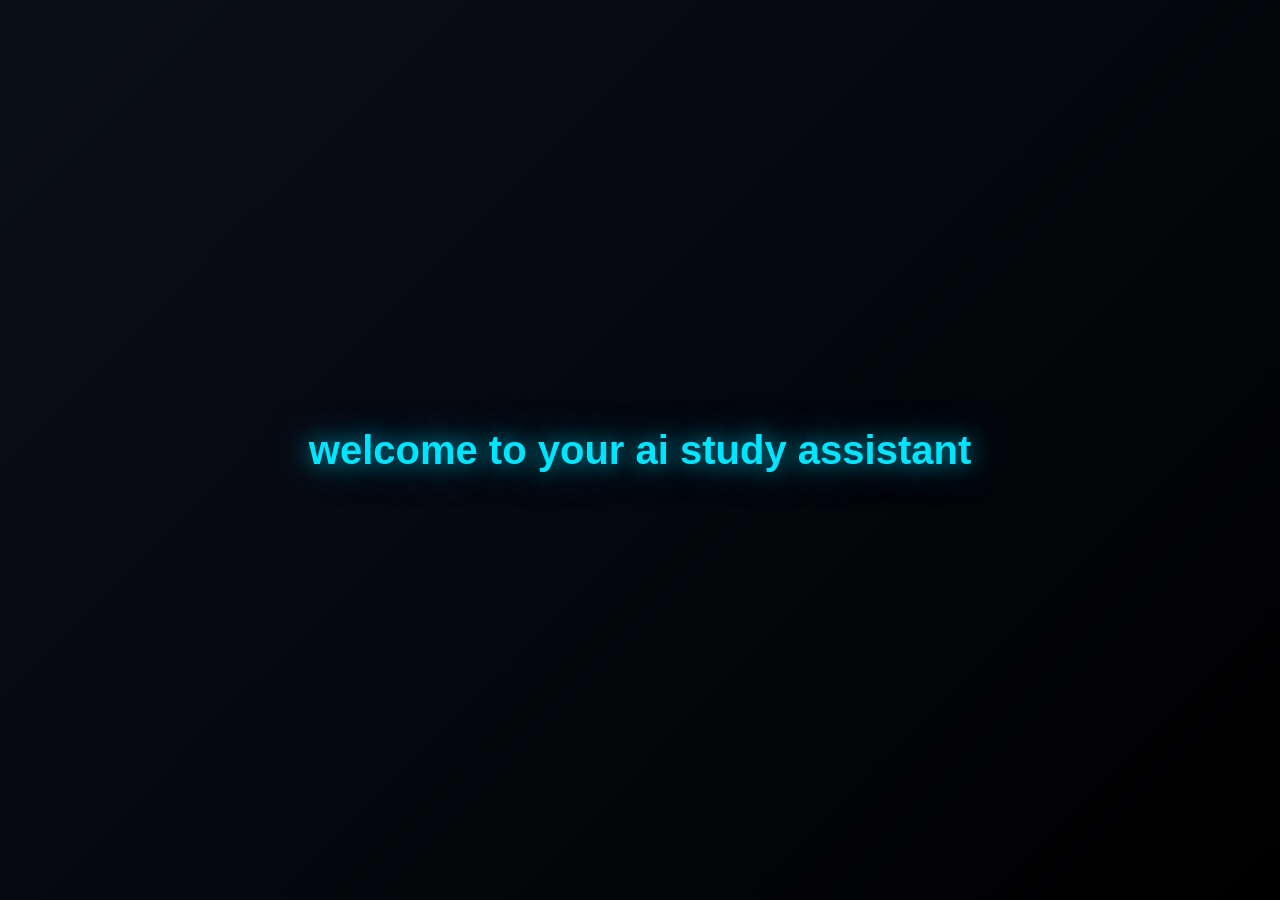
<file: frontend/index.html>
<!doctype html>
<html lang="en">
<head>
<meta charset="utf-8">
<title>AI Study Assistant - Login</title>
<link rel="stylesheet" href="styles.css">
</head>
<body class="auth-page">
<!-- Welcome Animation Overlay -->
<div class="welcome-overlay" id="welcome-overlay">
  <div class="welcome-text" id="welcome-text">welcome to your ai study assistant</div>
</div>

<nav class="navbar">
  <div class="logo">Neural Flow</div>
  <a href="register.html">Register</a>
</nav>

<div class="auth-shell">
  <section class="auth-hero">
    <p class="auth-kicker">Core System Access</p>
    <h1>The future of knowledge synthesis.</h1>
    <p class="section-intro">Initialize your study environment with integrated AI context and dynamic information mapping.</p>
    <div style="margin-top: 2rem; display: flex; flex-direction: column; gap: 1rem;">
       <div style="display: flex; align-items: center; gap: 1rem; color: var(--primary);">
         <span>⚡</span> <span>Instant AI Synthesis</span>
       </div>
       <div style="display: flex; align-items: center; gap: 1rem; color: var(--primary);">
         <span>🔗</span> <span>Linked Knowledge Nodes</span>
       </div>
       <div style="display: flex; align-items: center; gap: 1rem; color: var(--primary);">
         <span>📊</span> <span>Optimized Study Cycles</span>
       </div>
    </div>
  </section>

  <section class="auth-card">
    <h2>System Login</h2>
    <p class="section-intro">Provide credentials for secure terminal access.</p>
    <p id="login-msg" style="color:var(--primary); font-size: 0.8rem; margin-bottom: 1rem;"></p>
    <input id="email" class="input-field" placeholder="Email Address" type="email" required />
    <input id="password" class="input-field" placeholder="Access Protocol" type="password" required />
    <button class="btn" id="login-btn" style="width: 100%;">Initialize Session</button>
  </section>
</div>

<script src="app.js"></script>
<script src="neural-bg.js"></script>
<script>
// Welcome Animation on Page Load
document.addEventListener('DOMContentLoaded', function() {
  const overlay = document.getElementById('welcome-overlay');
  const text = document.getElementById('welcome-text');
  
  // Check if this is the first visit (not from login/redirect)
  const hasVisited = sessionStorage.getItem('hasVisitedBefore');
  
  if (!hasVisited) {
    // First visit - show the welcome animation
    setTimeout(function() {
      overlay.classList.add('active');
      text.classList.add('animate-glow');
      
      // Hide after 3 seconds
      setTimeout(function() {
        overlay.classList.remove('active');
        overlay.classList.add('hidden');
        sessionStorage.setItem('hasVisitedBefore', 'true');
      }, 3000);
    }, 100);
  } else {
    // Already visited - don't show animation
    overlay.style.display = 'none';
  }
});

const loginBtn = document.getElementById('login-btn');
loginBtn.onclick = async () => {
  const email = document.getElementById('email').value.trim();
  const password = document.getElementById('password').value;
  const result = await apiFetch('/auth/login', 'POST', { email, password });
  if (!result.success) { document.getElementById('login-msg').textContent = result.message; return; }
  setToken(result.data.token); localStorage.setItem('user', JSON.stringify(result.data.user));
  window.location.href='dashboard.html';
};
</script>
</body>
</html>
</file>
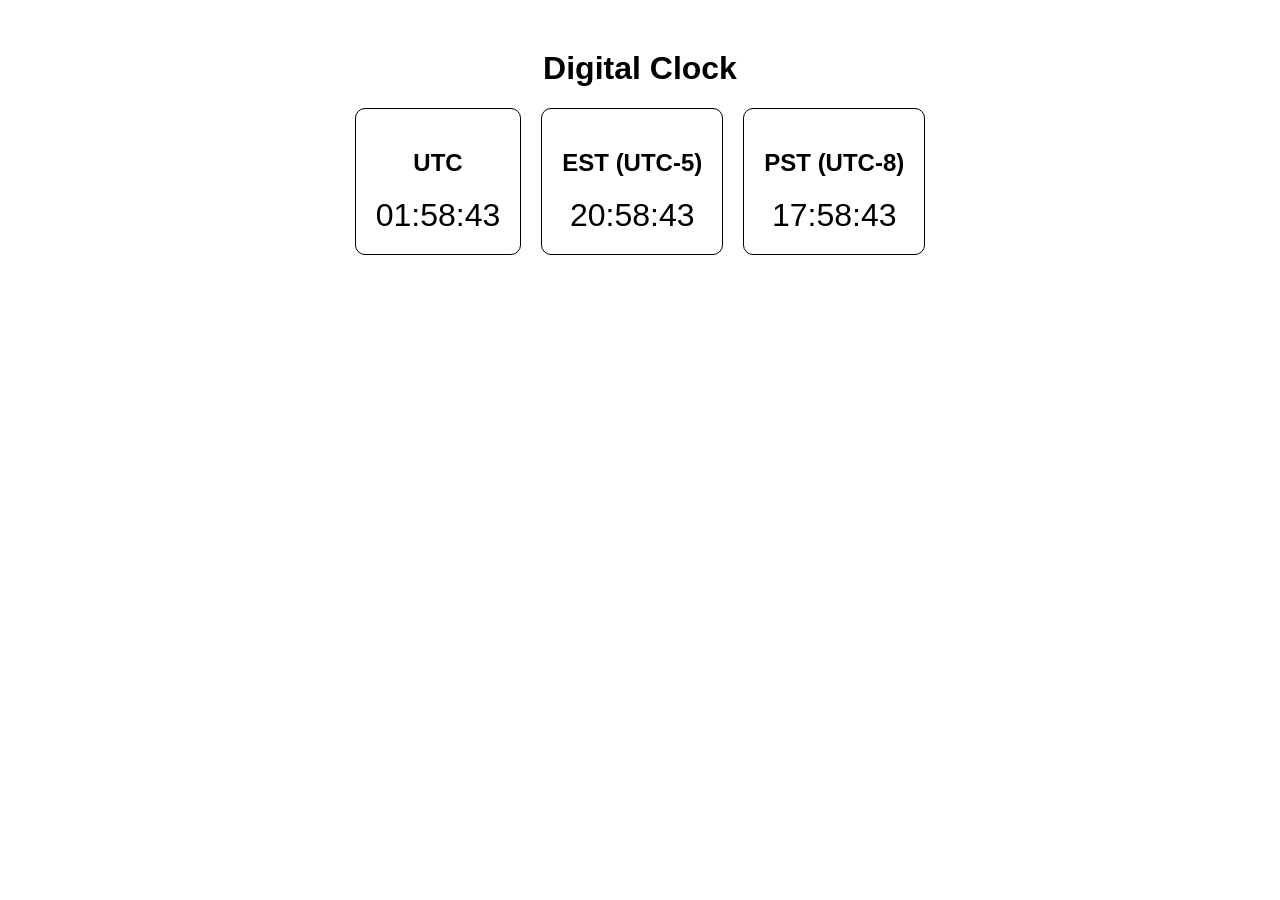
<file: digital_clock.html>
<!DOCTYPE html>
<html lang="en">
<head>
    <meta charset="UTF-8">
    <meta name="viewport" content="width=device-width, initial-scale=1.0">
    <title>Digital Clock</title>
    <style>
        body { font-family: Arial, sans-serif; text-align: center; margin-top: 50px; }
        .clock-container { display: flex; justify-content: center; gap: 20px; }
        .clock { border: 1px solid #000; padding: 20px; border-radius: 10px; }
        .time { font-size: 2em; }
    </style>
</head>
<body>
    <h1>Digital Clock</h1>
    <div class="clock-container">
        <div class="clock" id="utc">
            <h2>UTC</h2>
            <div class="time" id="utc-time"></div>
        </div>
        <div class="clock" id="est">
            <h2>EST (UTC-5)</h2>
            <div class="time" id="est-time"></div>
        </div>
        <div class="clock" id="pst">
            <h2>PST (UTC-8)</h2>
            <div class="time" id="pst-time"></div>
        </div>
    </div>
    <script>
        function updateTime() {
            const utc = new Date(); // Current time in UTC
            document.getElementById('utc-time').innerText = utc.toUTCString().slice(17, 25);

            const est = new Date(utc.getTime() - 5 * 60 * 60 * 1000);
            document.getElementById('est-time').innerText = est.toTimeString().slice(0, 8);

            const pst = new Date(utc.getTime() - 8 * 60 * 60 * 1000);
            document.getElementById('pst-time').innerText = pst.toTimeString().slice(0, 8);
        }

        setInterval(updateTime, 1000);
        updateTime(); // Initial call to display time immediately
    </script>
</body>
</html>
</file>
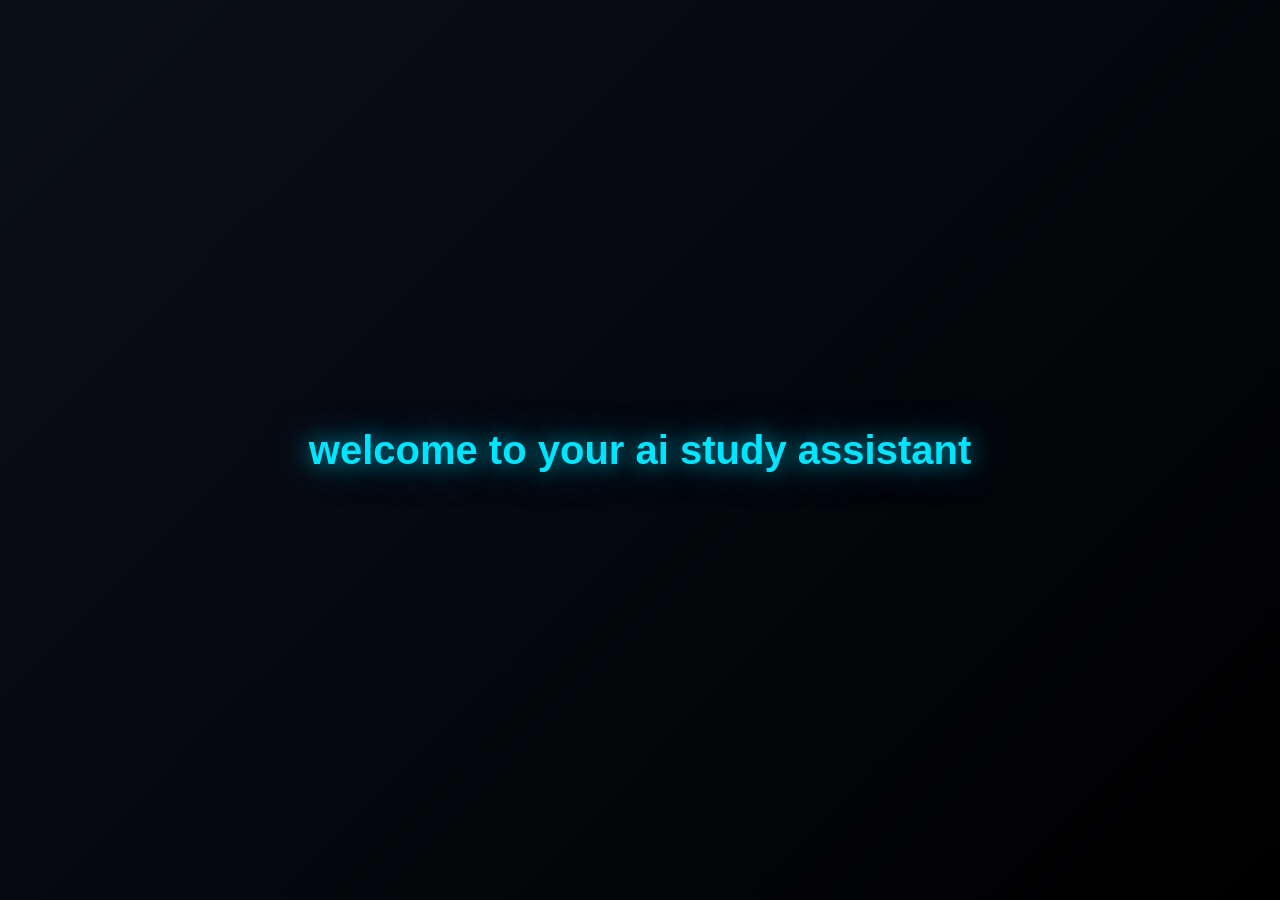
<file: frontend/ai_assistant.html>
<!doctype html>
<html lang="en">
<head>
<meta charset="utf-8" />
<title>AI Assistant | AI Study Assistant</title>
<link rel="stylesheet" href="styles.css" />
</head>
<body>
<div class="app-container">
  <aside class="sidebar">
    <div class="sidebar-logo">
      <div class="pulse-node" style="width: 12px; height: 12px; background: var(--primary); border-radius: 50%;"></div>
      <span>Neural Flow</span>
    </div>
    <nav class="nav-links">
      <a href="dashboard.html"><span>📊</span> Dashboard</a>
      <a href="notebook.html"><span>📓</span> Notes</a>
      <a href="ai_assistant.html" class="active"><span>🧠</span> AI Assistant</a>
      <a href="planner.html"><span>✅</span> Tasks</a>
      <a href="profile.html"><span>👤</span> Profile</a>
      <a href="#" id="logout-sidebar"><span>🚪</span> Logout</a>
    </nav>
  </aside>

  <main class="main-content">
    <section class="page-hero">
      <p class="auth-kicker">Neural Intelligence</p>
      <h1>AI Workspace</h1>
      <p class="section-intro">Connect your knowledge nodes and external resources to the core AI engine for deep synthesis.</p>
    </section>

    <div class="grid-2">
      <div class="card">
        <h3>Resource Injection</h3>
        <p class="section-intro">Select an external data file as context.</p>
        <select id="file-select" class="input-field">
          <option value="">-- No file selected --</option>
        </select>
        <button class="btn" id="refresh-files" style="width: 100%;">Refresh Data</button>
        <p id="file-status" style="font-size:0.8rem; margin-top:0.5rem; color:var(--text-muted);"></p>
      </div>

      <div class="card">
        <h3>Node Connection</h3>
        <p class="section-intro">Select a knowledge node for local context.</p>
        <select id="note-select" class="input-field">
          <option value="">-- No note selected --</option>
        </select>
        <button class="btn" id="refresh-notes" style="width: 100%;">Refresh Nodes</button>
        <p id="note-status" style="font-size:0.8rem; margin-top:0.5rem; color:var(--text-muted);"></p>
      </div>
    </div>

    <div class="card highlight-card">
      <h3>Query Engine</h3>
      <p class="section-intro">Ask questions about your study material. Context will be automatically synthesized.</p>
      <textarea id="question" class="input-field" rows="3" placeholder="Analyze knowledge nodes..."></textarea>
      <button class="btn" id="ask-btn">Execute Query</button>
      <div id="answer" class="result-panel" style="display: none;"></div>
    </div>

    <div class="grid-2">
      <div class="card">
        <h3>Synthesis Engine</h3>
        <p class="section-intro">Summarize raw data or connected nodes.</p>
        <textarea id="summary-text" class="input-field" rows="3" placeholder="Paste raw data for synthesis..."></textarea>
        <div style="display: flex; flex-direction: column; gap: 0.5rem;">
          <button class="btn" id="summarize-btn">Summarize Text</button>
          <button class="btn btn-secondary" id="summarize-file-btn">Summarize File</button>
          <button class="btn btn-secondary" id="summarize-note-btn">Summarize Node</button>
        </div>
        <div id="summary" class="result-panel" style="display: none;"></div>
      </div>

      <div class="card">
        <h3>Evaluation Generator</h3>
        <p class="section-intro">Generate active recall metrics for any topic.</p>
        <input id="quiz-topic" class="input-field" placeholder="Enter topic for evaluation" />
        <button class="btn" id="quiz-btn" style="width: 100%;">Generate Evaluation</button>
        <pre id="quiz" style="background: rgba(0,0,0,0.3); padding: 1rem; border-radius: 8px; margin-top: 1rem; font-family: monospace; white-space: pre-wrap; display: none;"></pre>
      </div>
    </div>
  </main>
</div>

<script src="app.js"></script>
<script src="neural-bg.js"></script>
<script>
requireAuth();
initDarkMode();

document.getElementById('logout-sidebar').onclick = (e) => {
  e.preventDefault();
  clearToken();
  localStorage.removeItem('user');
  window.location = 'index.html';
};

async function display(eid, endpoint, payload, btn){
  const out = document.getElementById(eid);
  if (btn) {
    btn.disabled = true;
    btn.dataset.originalText = btn.textContent;
    btn.textContent = 'Processing...';
  }
  out.style.display = 'none';
  out.textContent = '';
  
  const res = await apiFetch(endpoint, 'POST', payload);
  if (btn) {
    btn.disabled = false;
    btn.textContent = btn.dataset.originalText;
  }
  
  if(!res.success){ 
    out.innerHTML = `<span style="color:var(--badge-danger)">${res.message}</span>`; 
    out.style.display = 'block';
    return; 
  }
  
  const data = res.data.answer || res.data.summary || res.data.quiz;
  out.textContent = data;
  out.style.display = 'block';
}

async function loadFileOptions() {
  const select = document.getElementById('file-select');
  const status = document.getElementById('file-status');
  const res = await apiFetch('/files');
  select.innerHTML = '<option value="">-- No file selected --</option>';
  if (!res.success || !Array.isArray(res.data) || res.data.length === 0) {
    status.textContent = 'No resources found.';
    return;
  }
  res.data.forEach(file => {
    const option = document.createElement('option');
    option.value = file.id;
    option.textContent = `${file.filename} (${(file.size/1024).toFixed(1)} KB)`;
    select.appendChild(option);
  });
  status.textContent = `${res.data.length} resource(s) active.`;
}

async function loadNoteOptions() {
  const select = document.getElementById('note-select');
  const status = document.getElementById('note-status');
  const res = await apiFetch('/notes?limit=50');
  select.innerHTML = '<option value="">-- No note selected --</option>';
  const items = Array.isArray(res?.data?.items) ? res.data.items : [];
  if (!res.success || items.length === 0) {
    status.textContent = 'No nodes connected.';
    return;
  }
  items.forEach(note => {
    const option = document.createElement('option');
    option.value = note.id;
    option.textContent = `${note.subject} - ${note.topic}`;
    select.appendChild(option);
  });
  status.textContent = `${items.length} node(s) connected.`;
}

document.getElementById('ask-btn').onclick = async function() {
  const q = document.getElementById('question').value.trim();
  if(!q) return;
  const fileId = document.getElementById('file-select').value || null;
  const noteId = document.getElementById('note-select').value || null;
  const payload = { message: q };
  if (fileId) payload.file_id = fileId;
  if (noteId) payload.note_id = noteId;
  display('answer','/ai/chat', payload, this);
};

document.getElementById('summarize-btn').onclick = async function() {
  const text = document.getElementById('summary-text').value.trim();
  if(!text) return;
  display('summary','/ai/summarize',{text}, this);
};

document.getElementById('summarize-file-btn').onclick = async function() {
  const fid = document.getElementById('file-select').value;
  if(!fid) return;
  display('summary','/ai/summarize',{file_id: fid}, this);
};

document.getElementById('summarize-note-btn').onclick = async function() {
  const nid = document.getElementById('note-select').value;
  if(!nid) return;
  display('summary','/ai/summarize',{note_id: nid}, this);
};

document.getElementById('quiz-btn').onclick = async function() {
  const topic = document.getElementById('quiz-topic').value.trim();
  if(!topic) return;
  display('quiz','/ai/quiz',{topic}, this);
};

document.getElementById('refresh-files').onclick = loadFileOptions;
document.getElementById('refresh-notes').onclick = loadNoteOptions;

loadFileOptions();
loadNoteOptions();
</script>
</body>
</html>
</file>
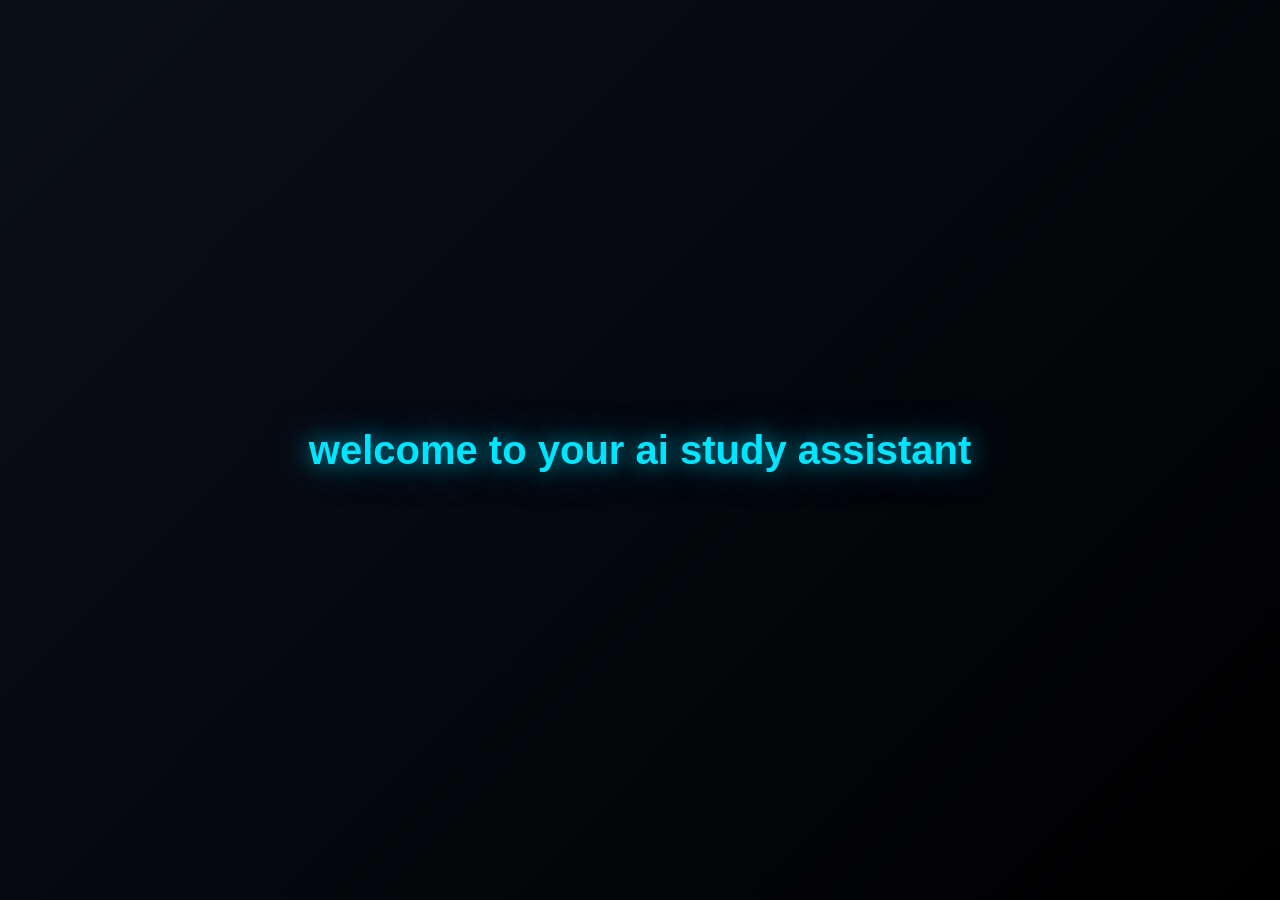
<file: frontend/planner.html>
<!doctype html>
<html lang='en'>
<head>
<meta charset='utf-8'>
<title>Study Planner | AI Study Assistant</title>
<link rel='stylesheet' href='styles.css'>
</head>
<body>
<div class="app-container">
  <aside class="sidebar">
    <div class="sidebar-logo">
      <div class="pulse-node" style="width: 12px; height: 12px; background: var(--primary); border-radius: 50%;"></div>
      <span>Neural Flow</span>
    </div>
    <nav class="nav-links">
      <a href="dashboard.html"><span>📊</span> Dashboard</a>
      <a href="notebook.html"><span>📓</span> Notes</a>
      <a href="ai_assistant.html"><span>🧠</span> AI Assistant</a>
      <a href="planner.html" class="active"><span>✅</span> Tasks</a>
      <a href="profile.html"><span>👤</span> Profile</a>
      <a href="#" id="logout-sidebar"><span>🚪</span> Logout</a>
    </nav>
  </aside>

  <main class="main-content">
    <section class="page-hero">
      <p class="auth-kicker">Operation Management</p>
      <h1>Task Planner</h1>
      <p class="section-intro">Optimize your study cycles and manage task priorities within the neural network.</p>
    </section>

    <div class="grid-2">
      <div class="card">
        <h3>Initialize Task</h3>
        <p class="section-intro">Create a new task node with specific metrics.</p>
        <input id="task-title" class="input-field" placeholder="Task Title">
        <input id="task-deadline" class="input-field" type="date">
        <select id="task-priority" class="input-field">
          <option value="low">Priority: Low</option>
          <option value="medium" selected>Priority: Medium</option>
          <option value="high">Priority: High</option>
        </select>
        <button class="btn" id="add-task" style="width: 100%;">Commit Task</button>
      </div>

      <div class="card">
        <h3>Active Operations</h3>
        <p class="section-intro">Review and manage current task states.</p>
        <ul id="task-list" style="list-style: none;"></ul>
        <div id="task-pagination" style="display:flex; gap:0.5rem; align-items:center; margin-top:1rem; flex-wrap:wrap;"></div>
      </div>
    </div>
  </main>
</div>

<script src="app.js"></script>
<script src="neural-bg.js"></script>
<script>
requireAuth();
initDarkMode();

document.getElementById('logout-sidebar').onclick = (e) => {
  e.preventDefault();
  clearToken();
  localStorage.removeItem('user');
  window.location = 'index.html';
};

let taskPage = 1;
const taskLimit = 10;

async function loadTasks(){
  const res = await apiFetch(`/tasks?page=${taskPage}&limit=${taskLimit}`);
  const container = document.getElementById('task-list');
  const pagination = document.getElementById('task-pagination');
  if(!res.success) return;
  const tasks = Array.isArray(res.data.items) ? res.data.items : [];
  container.innerHTML='';
  if(tasks.length === 0) {
    container.innerHTML='<li style="color: var(--text-muted);">No active operations.</li>';
  } else {
    tasks.forEach(task=>{
      const li=document.createElement('li');
      li.className='card';
      li.style.padding='1rem';
      li.style.marginBottom='0.75rem';
      li.style.borderLeft='4px solid var(--primary)';
      const statusClass = task.status === 'completed' ? 'badge-success' : 'badge-warning';
      const priorityClass = task.priority === 'high' ? 'badge-danger' : task.priority === 'medium' ? 'badge-warning' : 'badge-success';
      li.innerHTML=`
        <div style="display:flex; justify-content:space-between; align-items:flex-start; gap:0.5rem;">
          <div>
            <div style="font-weight: 700;">${task.title}</div>
            <div style="font-size: 0.8rem; color: var(--text-muted); margin-top: 0.25rem;">Deadline: ${task.deadline}</div>
          </div>
          <div style="display:flex; flex-direction: column; gap:0.25rem; align-items: flex-end;">
            <span class="badge ${statusClass}">${task.status}</span>
            <span class="badge ${priorityClass}">${task.priority}</span>
          </div>
        </div>
        <div style="display:flex; gap:0.5rem; margin-top:1rem;">
          <button class="btn btn-secondary" style="padding: 0.3rem 0.8rem; font-size: 0.7rem;" onclick="markDone('${task.id}', '${task.status === 'completed' ? 'pending' : 'completed'}')">${task.status === 'completed' ? 'Revert' : 'Complete'}</button>
          <button class="btn btn-muted" style="padding: 0.3rem 0.8rem; font-size: 0.7rem;" onclick="removeTask('${task.id}')">Purge</button>
        </div>
      `;
      container.appendChild(li);
    });
  }
  updateTaskPagination(res.data);
}

function updateTaskPagination(data){
  const pagination = document.getElementById('task-pagination');
  if(!data || data.pages <= 1){ pagination.innerHTML=''; return; }
  pagination.innerHTML = `
    <button class="btn btn-secondary" style="padding: 0.3rem 0.8rem; font-size: 0.7rem;" ${data.page <= 1 ? 'disabled' : ''} onclick="changeTaskPage(-1)">Prev</button>
    <span style="font-size:0.8rem; color:var(--text-muted);">Page ${data.page} of ${data.pages}</span>
    <button class="btn btn-secondary" style="padding: 0.3rem 0.8rem; font-size: 0.7rem;" ${data.page >= data.pages ? 'disabled' : ''} onclick="changeTaskPage(1)">Next</button>
  `;
}

window.changeTaskPage = (delta) => { taskPage = Math.max(1, taskPage + delta); loadTasks(); };
window.markDone = async(id, newStatus)=>{ if((await apiFetch(`/tasks/${id}`, 'PUT', {status:newStatus})).success) loadTasks(); };
window.removeTask = async(id)=>{ if(confirm('Purge task?')) { if((await apiFetch(`/tasks/${id}`, 'DELETE')).success) loadTasks(); } };

document.getElementById('add-task').onclick = async()=>{
  const title = document.getElementById('task-title').value.trim();
  const deadline = document.getElementById('task-deadline').value;
  const priority = document.getElementById('task-priority').value;
  if(!title||!deadline) return;
  if((await apiFetch('/tasks','POST',{title,deadline,priority})).success) {
    document.getElementById('task-title').value='';
    document.getElementById('task-deadline').value='';
    taskPage = 1;
    loadTasks();
  }
};
loadTasks();
</script>
</body>
</html>
</file>
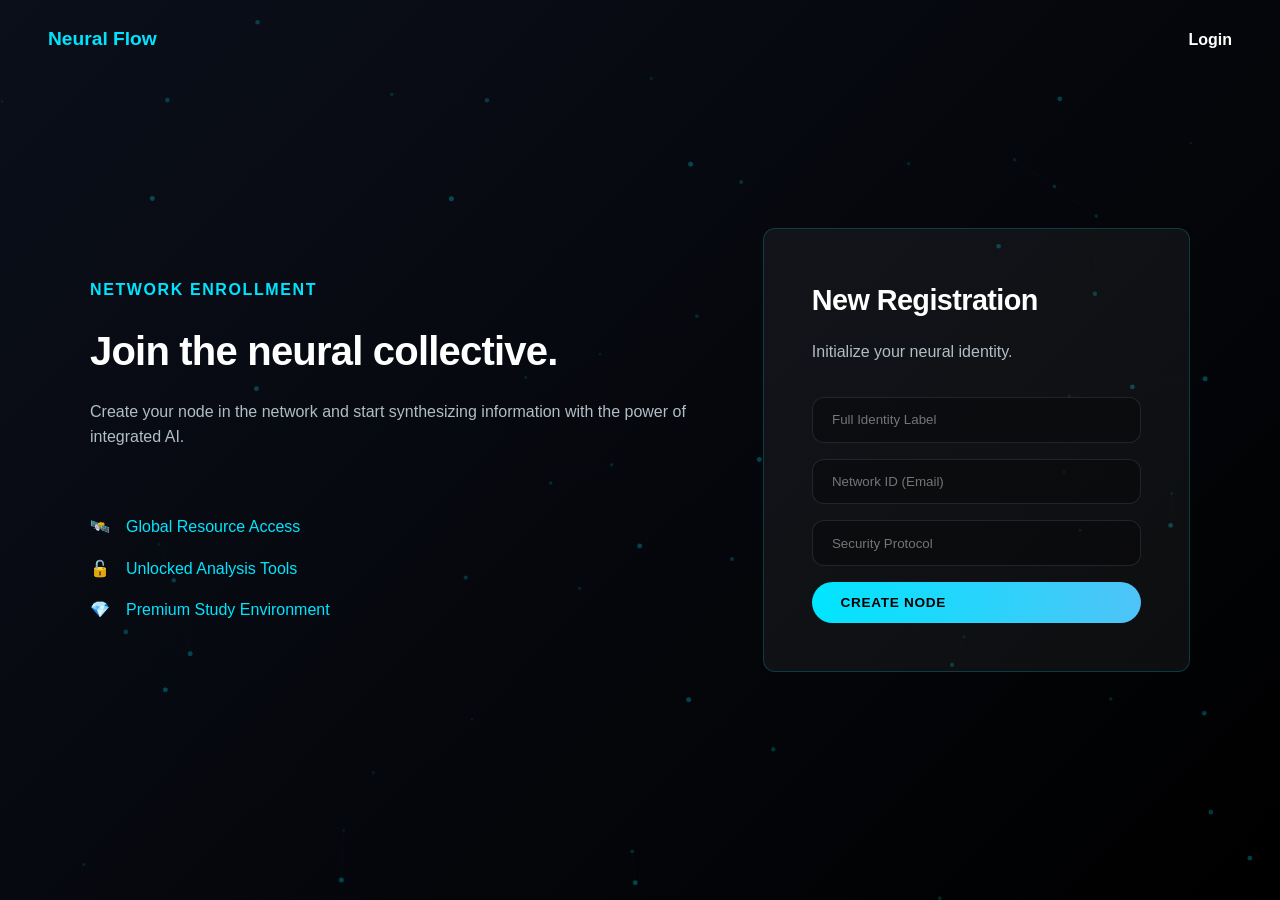
<file: frontend/register.html>
<!doctype html>
<html lang="en">
<head>
<meta charset="utf-8">
<title>AI Study Assistant - Register</title>
<link rel="stylesheet" href="styles.css">
</head>
<body class="auth-page">
<nav class="navbar">
  <div class="logo">Neural Flow</div>
  <a href="index.html">Login</a>
</nav>

<div class="auth-shell">
  <section class="auth-hero">
    <p class="auth-kicker">Network Enrollment</p>
    <h1>Join the neural collective.</h1>
    <p class="section-intro">Create your node in the network and start synthesizing information with the power of integrated AI.</p>
    <div style="margin-top: 2rem; display: flex; flex-direction: column; gap: 1rem;">
       <div style="display: flex; align-items: center; gap: 1rem; color: var(--primary);">
         <span>🛰️</span> <span>Global Resource Access</span>
       </div>
       <div style="display: flex; align-items: center; gap: 1rem; color: var(--primary);">
         <span>🔓</span> <span>Unlocked Analysis Tools</span>
       </div>
       <div style="display: flex; align-items: center; gap: 1rem; color: var(--primary);">
         <span>💎</span> <span>Premium Study Environment</span>
       </div>
    </div>
  </section>

  <section class="auth-card">
    <h2>New Registration</h2>
    <p class="section-intro">Initialize your neural identity.</p>
    <p id="register-msg" style="color:var(--primary); font-size: 0.8rem; margin-bottom: 1rem;"></p>
    <input id="name" class="input-field" placeholder="Full Identity Label" />
    <input id="email" class="input-field" placeholder="Network ID (Email)" type="email" />
    <input id="password" class="input-field" placeholder="Security Protocol" type="password" />
    <button class="btn" id="register-btn" style="width: 100%;">Create Node</button>
  </section>
</div>

<script src="app.js"></script>
<script src="neural-bg.js"></script>
<script>
const registerBtn = document.getElementById('register-btn');
registerBtn.onclick = async () => {
  const name = document.getElementById('name').value.trim();
  const email = document.getElementById('email').value.trim();
  const password = document.getElementById('password').value;
  const result = await apiFetch('/auth/register', 'POST', {name, email, password});
  if(!result.success){ document.getElementById('register-msg').textContent = result.message; return; }
  window.location.href = 'index.html';
};
</script>
</body>
</html>
</file>
<file: frontend/styles.css>
:root {
  --primary: #00E5FF;
  --primary-glow: rgba(0, 229, 255, 0.5);
  --secondary: #4FC3F7;
  --bg-gradient: linear-gradient(135deg, #0B0F1A 0%, #000000 100%);
  --card-bg: rgba(255, 255, 255, 0.05);
  --card-border: 1px solid rgba(0, 229, 255, 0.2);
  --text-main: #FFFFFF;
  --text-muted: #B0BEC5;
  --sidebar-bg: rgba(11, 15, 26, 0.8);
  --input-bg: rgba(0, 0, 0, 0.3);
  --transition: all 0.3s cubic-bezier(0.4, 0, 0.2, 1);
  --radius: 12px;
}

* {
  margin: 0;
  padding: 0;
  box-sizing: border-box;
}

body {
  font-family: 'Inter', -apple-system, BlinkMacSystemFont, sans-serif;
  background: var(--bg-gradient);
  color: var(--text-main);
  min-height: 100vh;
  overflow-x: hidden;
  line-height: 1.6;
}

/* Layout */
.app-container {
  display: flex;
  min-height: 100vh;
}

.sidebar {
  width: 260px;
  background: var(--sidebar-bg);
  backdrop-filter: blur(20px);
  border-right: 1px solid rgba(0, 229, 255, 0.1);
  display: flex;
  flex-direction: column;
  padding: 2rem 1.5rem;
  position: fixed;
  height: 100vh;
  z-index: 100;
  transition: var(--transition);
}

.sidebar-logo {
  font-size: 1.5rem;
  font-weight: 800;
  color: var(--primary);
  margin-bottom: 3rem;
  display: flex;
  align-items: center;
  gap: 0.75rem;
  text-shadow: 0 0 10px var(--primary-glow);
}

.nav-links {
  list-style: none;
  display: flex;
  flex-direction: column;
  gap: 0.5rem;
}

.nav-links a {
  text-decoration: none;
  color: var(--text-muted);
  padding: 0.8rem 1.2rem;
  border-radius: var(--radius);
  display: flex;
  align-items: center;
  gap: 1rem;
  transition: var(--transition);
  position: relative;
}

.nav-links a:hover {
  color: var(--text-main);
  background: rgba(0, 229, 255, 0.05);
}

.nav-links a.active {
  color: var(--primary);
  background: rgba(0, 229, 255, 0.1);
}

.nav-links a.active::before {
  content: '';
  position: absolute;
  left: 0;
  top: 20%;
  height: 60%;
  width: 4px;
  background: var(--primary);
  border-radius: 0 4px 4px 0;
  box-shadow: 0 0 15px var(--primary);
}

.main-content {
  flex: 1;
  margin-left: 260px;
  padding: 2rem 3rem;
  width: calc(100% - 260px);
}

/* Typography */
h1, h2, h3, h4 {
  margin-bottom: 1rem;
  letter-spacing: -0.02em;
}

h1 { font-size: 2.5rem; font-weight: 800; }
h2 { font-size: 1.8rem; font-weight: 700; }

.section-intro {
  color: var(--text-muted);
  margin-bottom: 2rem;
  max-width: 800px;
}

/* Components */
.card {
  background: var(--card-bg);
  backdrop-filter: blur(12px);
  border: var(--card-border);
  border-radius: var(--radius);
  padding: 1.5rem;
  margin-bottom: 1.5rem;
  transition: var(--transition);
}

.card:hover {
  transform: translateY(-5px);
  border-color: rgba(0, 229, 255, 0.4);
  box-shadow: 0 10px 30px rgba(0, 229, 255, 0.1);
}

.highlight-card {
  background: linear-gradient(135deg, rgba(0, 229, 255, 0.1), rgba(79, 195, 247, 0.05));
  border: 1px solid rgba(0, 229, 255, 0.3);
}

/* Buttons */
.btn {
  padding: 0.8rem 1.8rem;
  border-radius: 999px;
  border: none;
  font-weight: 600;
  cursor: pointer;
  transition: var(--transition);
  display: inline-flex;
  align-items: center;
  gap: 0.5rem;
  background: linear-gradient(90deg, var(--primary), var(--secondary));
  color: #000;
  text-transform: uppercase;
  font-size: 0.85rem;
  letter-spacing: 0.05em;
}

.btn:hover {
  transform: scale(1.05);
  box-shadow: 0 0 20px var(--primary-glow);
}

.btn-secondary {
  background: transparent;
  border: 1px solid var(--primary);
  color: var(--primary);
}

.btn-muted {
  background: rgba(255, 255, 255, 0.1);
  color: var(--text-main);
}

/* Form Fields */
.input-field, textarea, select {
  width: 100%;
  padding: 0.9rem 1.2rem;
  background: var(--input-bg);
  border: 1px solid rgba(255, 255, 255, 0.1);
  border-radius: var(--radius);
  color: var(--text-main);
  font-family: inherit;
  margin-bottom: 1rem;
  transition: var(--transition);
}

.input-field:focus, textarea:focus, select:focus {
  outline: none;
  border-color: var(--primary);
  box-shadow: 0 0 10px rgba(0, 229, 255, 0.2);
}

/* Badges */
.badge {
  padding: 0.25rem 0.75rem;
  border-radius: 999px;
  font-size: 0.75rem;
  font-weight: 700;
  text-transform: uppercase;
}

.badge-success { background: rgba(0, 230, 118, 0.2); color: #00E676; }
.badge-warning { background: rgba(255, 214, 0, 0.2); color: #FFD600; }
.badge-danger { background: rgba(255, 82, 82, 0.2); color: #FF5252; }

/* Grid Systems */
.grid-2 { display: grid; grid-template-columns: 1fr 1fr; gap: 1.5rem; }
.grid-3 { display: grid; grid-template-columns: repeat(3, 1fr); gap: 1.5rem; }

/* AI Chat Specific */
.result-panel {
  background: rgba(0, 0, 0, 0.4);
  border-left: 4px solid var(--primary);
  padding: 1.5rem;
  border-radius: 0 var(--radius) var(--radius) 0;
  margin-top: 1rem;
}

/* Animations */
@keyframes pulse {
  0% { transform: scale(1); opacity: 0.5; }
  50% { transform: scale(1.2); opacity: 1; }
  100% { transform: scale(1); opacity: 0.5; }
}

.pulse-node {
  animation: pulse 2s infinite ease-in-out;
}

/* Responsive */
@media (max-width: 1024px) {
  .sidebar { width: 80px; padding: 2rem 0.5rem; }
  .sidebar-logo span { display: none; }
  .nav-links a span { display: none; }
  .main-content { margin-left: 80px; width: calc(100% - 80px); }
}

@media (max-width: 768px) {
  .grid-2, .grid-3 { grid-template-columns: 1fr; }
  .sidebar {
    width: 100%;
    height: 60px;
    bottom: 0;
    top: auto;
    flex-direction: row;
    padding: 0;
    border-right: none;
    border-top: 1px solid rgba(0, 229, 255, 0.1);
  }
  .sidebar-logo { display: none; }
  .nav-links {
    flex-direction: row;
    width: 100%;
    justify-content: space-around;
  }
  .main-content { margin-left: 0; margin-bottom: 60px; width: 100%; padding: 1.5rem; }
}

/* Auth Pages */
.auth-page {
  display: flex;
  align-items: center;
  justify-content: center;
  min-height: 100vh;
}

.auth-shell {
  display: grid;
  grid-template-columns: 1.2fr 0.8fr;
  max-width: 1100px;
  width: 90%;
  gap: 2rem;
}

.auth-hero {
  display: flex;
  flex-direction: column;
  justify-content: center;
}

.auth-card {
  background: var(--card-bg);
  padding: 3rem;
  border-radius: var(--radius);
  border: var(--card-border);
}

.auth-kicker {
  color: var(--primary);
  text-transform: uppercase;
  font-weight: 700;
  letter-spacing: 0.1em;
  margin-bottom: 1rem;
}

.navbar {
  position: absolute;
  top: 0;
  width: 100%;
  padding: 1.5rem 3rem;
  display: flex;
  justify-content: space-between;
  align-items: center;
  z-index: 10;
}

.navbar .logo {
  color: var(--primary);
  font-weight: 800;
  font-size: 1.2rem;
}

.navbar a {
  color: var(--text-main);
  text-decoration: none;
  font-weight: 600;
}

/* Welcome Animation Overlay */
.welcome-overlay {
  position: fixed;
  top: 0;
  left: 0;
  width: 100%;
  height: 100%;
  background: var(--bg-gradient);
  display: flex;
  align-items: center;
  justify-content: center;
  z-index: 9999;
  opacity: 0;
  pointer-events: none;
  transition: opacity 0.5s ease-out;
}

.welcome-overlay.active {
  opacity: 1;
  pointer-events: auto;
}

.welcome-overlay.hidden {
  opacity: 0;
  pointer-events: none;
  transition: opacity 0.5s ease-out, visibility 0s 0.5s;
  visibility: hidden;
}

.welcome-text {
  font-size: 2.5rem;
  font-weight: 800;
  color: var(--primary);
  text-align: center;
  text-transform: lowercase;
  text-shadow: 0 0 20px var(--primary-glow), 0 0 40px var(--primary-glow);
  transform: translateY(30px);
  opacity: 0;
  animation: welcomeFadeIn 1s ease-out 0.3s forwards;
}

@keyframes welcomeFadeIn {
  0% {
    transform: translateY(30px);
    opacity: 0;
  }
  100% {
    transform: translateY(0);
    opacity: 1;
  }
}

@keyframes welcomeGlow {
  0%, 100% {
    text-shadow: 0 0 20px var(--primary-glow), 0 0 40px var(--primary-glow);
  }
  50% {
    text-shadow: 0 0 30px var(--primary-glow), 0 0 60px var(--primary-glow), 0 0 80px var(--primary-glow);
  }
}

.welcome-text.animate-glow {
  animation: welcomeFadeIn 1s ease-out 0.3s forwards, welcomeGlow 2s ease-in-out 1.3s infinite;
}
</file>
